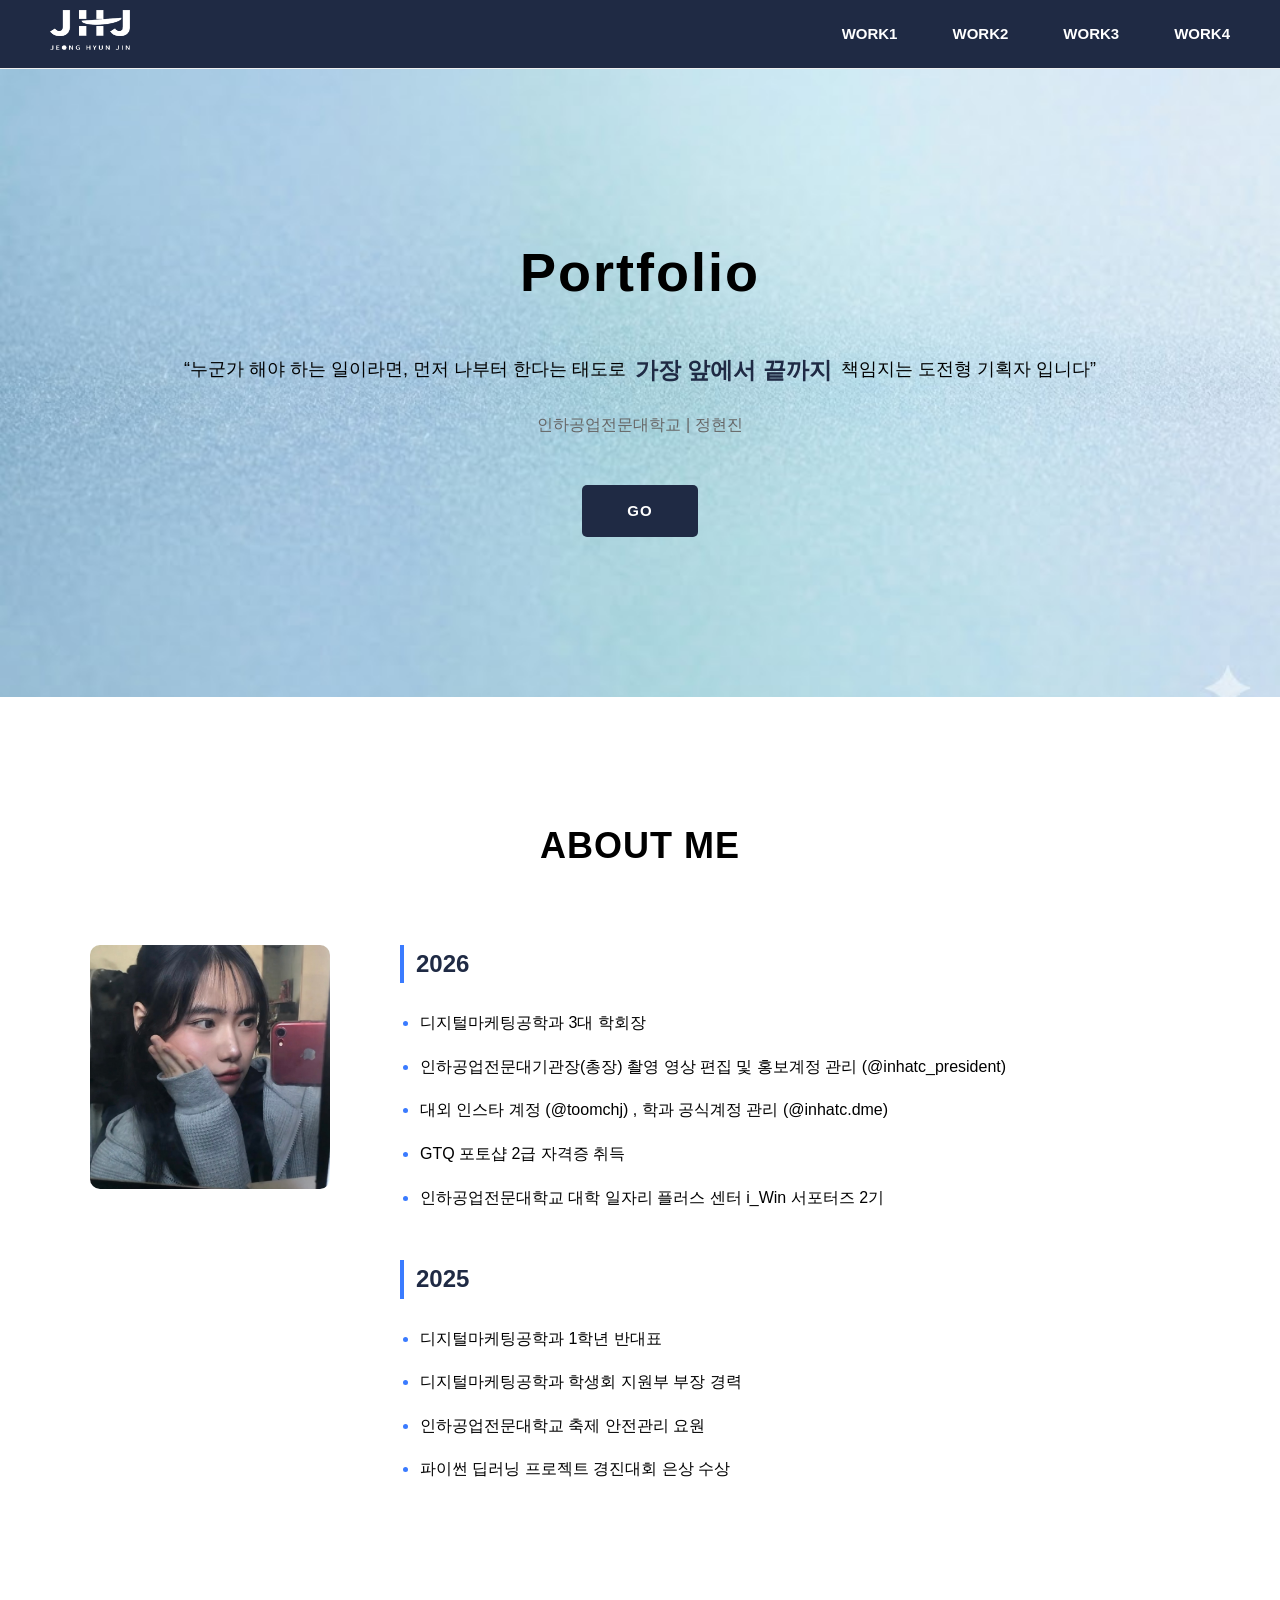
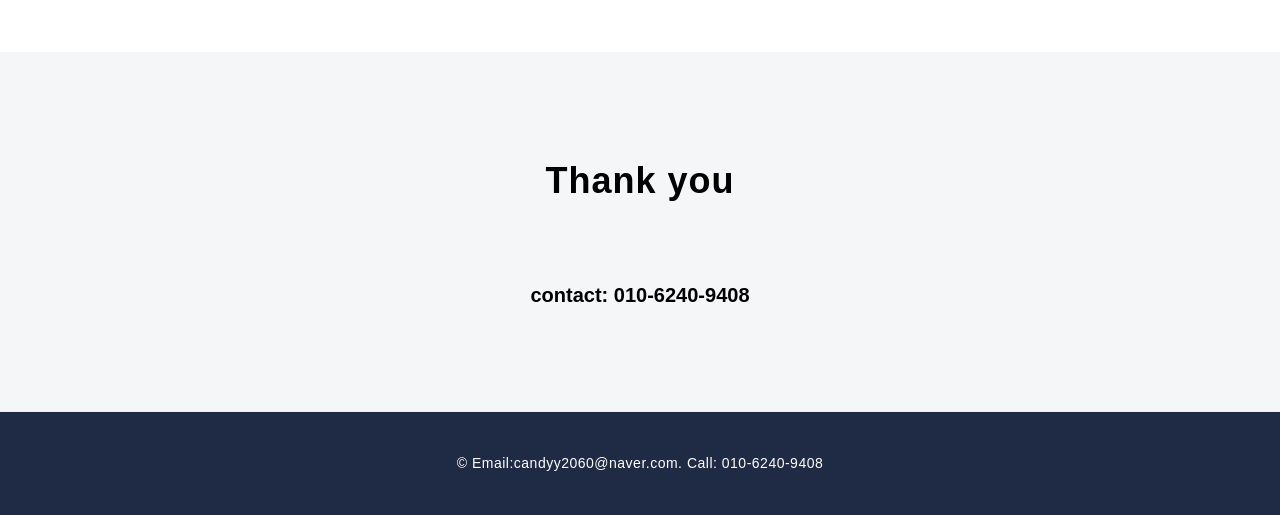
<file: index.html>
<!DOCTYPE html>
<html lang="ko">
<head>
    <meta charset="UTF-8">
    <meta name="viewport" content="width=device-width, initial-scale=1.0">
    <title>HYUNJIN WORKS</title>
    <link href="css/style.css" rel="stylesheet">
</head>
<body>

    <header>
        <div class="logo"><img src="img/logo.png" alt="로고"></div>
        <nav>
            <div class="nav-item">
                <a href="./work/WORK1.html">WORK1</a>
                <div class="dropdown-menu">
                    <a href="work1.html">학회장 성과물</a>
                </div>
            </div>

            <div class="nav-item">
                <a href="./work/work2.html">WORK2</a>
                <div class="dropdown-menu">
                    <a href="work2.html">uxui 성과전시회 </a>
                </div>
            </div>

            <div class="nav-item">
                <a href="./work/work3.html">WORK3</a>
                <div class="dropdown-menu">
                    <a href="./work/work3.html">상세페이지 디자인</a>
                </div>
            </div>

            <div class="nav-item">
                <a href="./work/work4.html">WORK4</a>
                <div class="dropdown-menu">
                    <a href="./work/work4.html">서포터즈 활동</a>
                </div>
            </div>
        </nav>
    </header>

    <section class="hero">
        <div class="hero-content">
            <h1>Portfolio</h1>
            <p class="hero-desc">“누군가 해야 하는 일이라면, 먼저 나부터 한다는 태도로 <strong class="highlight-text">가장 앞에서 끝까지</strong> 책임지는 도전형 기획자 입니다”</p>
            <p class="hero-sub">인하공업전문대학교 | 정현진</p>
            <a href="./work/work1.html" class="btn-more">GO</a>
        </div>
    </section>

    <section id="about" class="section">
        <h2 class="section-title">ABOUT ME</h2>
        <div class="about-container">
            <div class="about-image">
                <img src="img/about.jpg" alt="정현진 프로필 사진">
            </div>
            
            <div class="about-text">
                <h3>2026</h3>
                <ul class="experience-list">
                    <li>디지털마케팅공학과 3대 학회장</li>
                    <li>인하공업전문대기관장(총장) 촬영 영상 편집 및 홍보계정 관리 (@inhatc_president)</li>
                    <li>대외 인스타 계정 (@toomchj) , 학과 공식계정 관리 (@inhatc.dme)</li>
                    <li>GTQ 포토샵 2급 자격증 취득</li>
                    <li>인하공업전문대학교 대학 일자리 플러스 센터 i_Win 서포터즈 2기</li>
                </ul>
                
                <h3>2025</h3>
                <ul class="experience-list">
                    <li>디지털마케팅공학과 1학년 반대표 </li>
                    <li>디지털마케팅공학과 학생회 지원부 부장 경력</li>
                    <li>인하공업전문대학교 축제 안전관리 요원</li>
                    <li>파이썬 딥러닝 프로젝트 경진대회 은상 수상</li>
                </ul>
            </div>
        </div>
    </section>

    <section id="contact" class="section">
        <h2 class="section-title">Thank you</h2>
        <div class="contact-content">
            <p>contact: 010-6240-9408</p>
        </div>
    </section>

    
    <footer>
        &copy; Email:candyy2060@naver.com. Call: 010-6240-9408
    </footer>
    
</body>
</html>
</file>
<file: css/style.css>
/* ==========================================
   1. 전체 기본 세팅 및 넓은 간격 (배경/글씨 색상)
   ========================================== */
body {
    margin: 0;
    padding: 0;
    font-family: 'Apple SD Gothic Neo', 'Malgun Gothic', sans-serif;
    color: #000000;       /* 전체 기본 글씨 검은색 */
    background-color: #ffffff;
}

/* 상단 네이비 헤더 영역 - 칸을 넓게 배치 */
header {
    display: flex;
    justify-content: space-between;
    align-items: center;
    padding: 10px 50px;   /* 상하좌우 여백을 넓혀 시원하게 정돈 */
    background-color: #1F2A44; /* 메인 컬러 네이비 */
}

.logo {
    width: 100px;
}
.logo img {
    width: 80px;
    height: auto; /* 이미지 비율 깨짐 방지 */
}

nav {
    display: flex;
    gap: 35px; 
    align-items: center;
}

/* ★ 수정: WORK 메뉴(1,2,3,4)를 포함한 모든 헤더 링크 글자색을 하얀색으로 통일 */
header nav a,
nav a {
    text-decoration: none;
    color: #ffffff !important; /* 하얀색 강제 적용 */
    font-weight: bold;
    font-size: 15px;
    transition: color 0.2s ease-in-out;
}

/* ★ 추가: 활성화된 메뉴나 마우스 올렸을 때 포인트 블루 컬러 효과 */
header nav a:hover,
header nav a.active,
nav a:hover {
    color: #3A7BFF !important;
}

/* HOME (HERO) 영역 - 업로드한 이미지를 배경으로 꽉 차게 배치 */
.hero {
    text-align: center;
    padding: 160px 20px;  /* 위아래 간격을 넓혀 개방감을 줌 */
    background-image: url("../img/heroooo.jpg"); 
    background-size: cover;       /* 이미지가 왜곡 없이 영역을 가득 채움 */
    background-position: center;   /* 이미지의 중심을 가운데로 정렬 */
    background-repeat: no-repeat;  /* 이미지 반복 방지 */
}

.hero h1 {
    font-size: 54px; 
    margin-bottom: 35px;
    color: #000000;       /* 글씨 검은색 */
}

.hero p {
    color: #000000;       /* 글씨 검은색 */
    font-size: 18px; 
    line-height: 1.8;
}

.hero .hero-sub {
    margin-top: 20px;
    font-size: 16px;
    color: #666666;
}

/* '가장 앞에서 끝까지' 주변 글씨보다 더 크고 굵게, 맨 위 헤더색(#1F2A44)과 동일하게 설정 */
.highlight-text {
    font-weight: 800 !important; /* 아주 두껍게 처리 */
    font-size: 23px !important;  /* 주변 글씨(18px)보다 더 크게 확대 */
    color: #1F2A44 !important;   /* 맨 위 헤더 영역 배경색과 일치 */
    display: inline-block;
    margin: 0 4px;
    vertical-align: middle;
}

/* GO 버튼 마우스 올리기 전/후 색상 전면 반전 */
.btn-more {
    display: inline-block;
    margin-top: 45px;
    padding: 14px 45px; 
    background-color: #1F2A44;  /* 누르기 전 (평상시): 메인 네이비 컬러 */
    color: #ffffff;
    border-radius: 5px;
    text-decoration: none;
    font-weight: bold;
    font-size: 15px;
    letter-spacing: 1px;
    transition: all 0.25s ease-in-out;
}

/* 마우스를 올렸을 때 (Hover) */
.btn-more:hover {
    background-color: #3A7BFF;  /* 누르기 전/올린 후: 포인트 블루 컬러 */
}


/* ==========================================
   2. ABOUT ME 섹션 넓은 여백 및 점(•) 컬러 커스텀
   ========================================== */
.section {
    padding: 120px 40px;        /* 칸마다 위아래 120px로 넓고 쾌적하게 설정 */
}

.section-title {
    font-size: 36px;
    text-align: center;
    margin-bottom: 70px; 
    color: #000000;             /* 글씨 검은색 */
    letter-spacing: 1px;
}

.about-container {
    display: flex;
    justify-content: center;
    gap: 70px;                  /* 사진과 글 영역 사이를 넓게 정돈 */
    max-width: 1100px;
    margin: 0 auto;
}

.about-image img {
    width: 240px;
    height: auto;
    border-radius: 10px;
}

.about-text {
    flex: 1;
}

.about-text h3 {
    margin-top: 0;
    margin-bottom: 25px;
    font-size: 24px;
    color: #1F2A44;                 /* 메인 네이비 */
    border-left: 4px solid #3A7BFF; /* 왼쪽에 예쁜 파란색 포인트 세로줄 */
    padding-left: 12px;
}

/* 목록 스타일 정의 */
.experience-list {
    list-style: disc; /* 브라우저 기본 원형 점 표기 */
    padding-left: 20px; 
    margin-bottom: 50px; 
}

.experience-list li {
    margin-bottom: 16px;        /* 줄글 사이를 넓게 넓게 벌려서 가독성 확보 */
    color: #000000;             /* 글씨 검은색 */
    font-size: 16px;
    line-height: 1.6;
}

/* ABOUT ME 목록의 점(•)만 쏙 골라 포인트 컬러(#3A7BFF)로 변경 */
.experience-list li::marker {
    color: #3A7BFF;             /* 포인트 블루 컬러 적용 */
    font-size: 18px;            /* 점이 잘 보이도록 크기 보정 */
}


/* ==========================================
   3. CONTACT & FOOTER 영역 간격 조정
   ========================================== */
#contact {
    text-align: center;
    padding: 100px 20px;        /* 칸을 시원하게 확장 */
    background-color: #F5F6F8;  /* 배경 라이트 그레이 */
}

.contact-content p {
    color: #000000;             /* 글씨 검은색 */
    font-size: 20px;
    font-weight: bold;
    margin: 0;
}

footer {
    text-align: center;
    padding: 40px 20px;         /* 하단 푸터 영역 여백 확장 */
    background-color: #1F2A44;  /* 메인 네이비 */
    color: #ffffff;
    font-size: 14px;
    letter-spacing: 0.5px;
}


/* ==========================================
   4. 상단 WORK 메뉴 아래 드롭다운 간략 제목 기능
   ========================================== */
.nav-item {
    position: relative;
    display: inline-block;
    padding: 10px 0;
}

/* 마우스를 올렸을 때 슥 떨어질 서브메뉴 박스 */
.dropdown-menu {
    display: none;
    position: absolute;
    top: 100%;
    left: 50%;
    transform: translateX(-50%);
    background-color: #ffffff; /* 글자가 잘 보이도록 상자 내부는 흰색 유지 */
    min-width: 250px;
    box-shadow: 0px 8px 20px rgba(0,0,0,0.12);
    border: 1px solid #e2e2e2;
    border-radius: 8px;
    padding: 10px 0;
    margin-top: 15px;
    z-index: 999;
}

.dropdown-menu a {
    color: #000000 !important;  /* 드롭다운 내부 글씨는 검은색 유지 */
    padding: 12px 20px;         /* 간략 제목 메뉴 내부도 넓게 설정 */
    font-size: 14px;
    font-weight: 500;
    display: block;
    text-align: left;
    white-space: nowrap;
    text-decoration: none;
}

/* 드롭다운 하위 메뉴 마우스오버 효과 */
.dropdown-menu a:hover {
    background-color: #F5F6F8;  /* 배경 라이트 그레이로 변경 */
    color: #3A7BFF !important;  /* 글자는 포인트 블루로 변경 */
}

/* 마우스를 WORK 메뉴 위에 올리면 서브메뉴 상자 노출 */
.nav-item:hover .dropdown-menu {
    display: block;
}


/* ==========================================================================
   5. 본문 섹션 및 기존 구조 아이템 레이아웃 (work1 페이지 대응)
   ========================================================================== */
.work-container {
    max-width: 1000px;
    margin: 0 auto;
    text-align: left;
}

.work-item {
    display: flex;
    margin-bottom: 80px;
    gap: 40px;
    align-items: center;
}

.work-image {
    flex: 1;
}

.work-image img {
    width: 100%;
    height: auto;
    display: block;
    border-radius: 4px;
}

.work-text {
    flex: 1;
}

.work-text h3 {
    font-size: 24px;
    margin-bottom: 6px;
    color: #111;
}

.work-text .sub-title {
    font-size: 15px;
    font-weight: 600;
    color: #555;
    margin-bottom: 14px;
}

.work-text .description {
    font-size: 15px;
    color: #666;
    line-height: 1.6;
    margin-bottom: 20px;
}

.btn-link {
    display: inline-block;
    font-size: 14px;
    font-weight: bold;
    color: #222;
    text-decoration: none;
    border-bottom: 1px solid #222;
    padding-bottom: 2px;
}

.btn-link:hover {
    color: #666;
    border-color: #666;
}

/* ==========================================================================
   6. 신규 추가: 주요 활동 하이라이트 및 포스터 그리드 디자인
   ========================================================================== */
.highlight-section {
    display: block; 
}

.full-width {
    text-align: center;
    margin-bottom: 35px;
}

.full-width .description {
    max-width: 800px;
    margin: 0 auto 20px auto;
}

/* 3열 정렬 포스터 구조 */
.poster-grid {
    display: grid;
    grid-template-columns: repeat(3, 1fr);
    gap: 25px;
    margin-bottom: 40px;
}

.poster-item {
    text-align: center;
}

/* 포스터 호버 및 마스크 효과 */
.poster-item .img-wrapper {
    overflow: hidden;
    border-radius: 6px;
    box-shadow: 0 4px 12px rgba(0,0,0,0.08);
    margin-bottom: 12px;
    background-color: #fcfcfc;
}

.poster-item .img-wrapper img {
    width: 100%;
    height: auto;
    display: block;
    cursor: pointer;
    transition: transform 0.3s ease;
}

.poster-item .img-wrapper img:hover {
    transform: scale(1.04);
}

/* 포스터 하단 제목 스타일 */
.poster-item h4 {
    font-size: 15px;
    font-weight: bold;
    color: #333;
    margin: 0;
    letter-spacing: -0.3px;
}

.text-center {
    text-align: center;
}


/* ==========================================================================
   7. 신규 추가: 이미지 확대 클릭 모달 팝업 레이아웃
   ========================================================================== */
.modal {
    display: none;
    position: fixed;
    z-index: 1000;
    left: 0;
    top: 0;
    width: 100%;
    height: 100%;
    background-color: rgba(0, 0, 0, 0.85);
    align-items: center;    /* 수직 중앙 정렬 */
    justify-content: center;/* 수평 중앙 정렬 */
    flex-direction: column;
    animation: fadeIn 0.25s ease;
}

@keyframes fadeIn {
    from { opacity: 0; }
    to { opacity: 1; }
}

.modal-content {
    max-width: 85%;
    max-height: 80%;
    object-fit: contain;
    border-radius: 4px;
    animation: zoomIn 0.25s ease;
}

@keyframes zoomIn {
    from { transform: scale(0.95); }
    to { transform: scale(1); }
}

#modalCaption {
    margin-top: 15px;
    color: #fff;
    font-size: 16px;
    font-weight: bold;
    letter-spacing: 0.5px;
}

.modal-close {
    position: absolute;
    top: 20px;
    right: 35px;
    color: #fff;
    font-size: 40px;
    font-weight: bold;
    cursor: pointer;
    transition: color 0.2s;
}

.modal-close:hover {
    color: #bbb;
}

/* ==========================================================================
   8. 반응형 브레이크포인트 모바일 최적화
   ========================================================================== */
@media (max-width: 768px) {
    .work-item {
        flex-direction: column;
        gap: 20px;
    }
    .poster-grid {
        grid-template-columns: 1fr;
        gap: 35px;
    }
    .modal-content {
        max-width: 95%;
    }
}



/* ==========================================
   신규 추가: 하단 메인으로 돌아가기 중앙 정렬
   ========================================== */
.bottom-actions {
    display: flex;
    justify-content: center;  /* 가로 방향 정렬을 중앙으로 */
    align-items: center;
    padding: 60px 20px 20px 20px; /* 버튼 주변 여백 (위 60px로 여유를 둠) */
    text-align: center;
}

/* 기존 btn-more 스타일이 아래 중앙에서도 자연스럽게 매칭되도록 마진 정돈 */
.bottom-actions .btn-more {
    margin-top: 0 !important; /* 위 레이아웃과의 간격 중복 방지 */
}

/* --- 기본 공통 스타일 --- */
* {
    margin: 0;
    padding: 0;
    box-sizing: border-box;
}
body {
    font-family: 'Noto Sans KR', sans-serif;
    color: #333;
    background-color: #fff;
    line-height: 1.6;
}
a {
    text-decoration: none;
    color: inherit;
}

/* --- 기존 헤더 & 히어로 영역 스타일 --- */
header {
    display: flex;
    justify-content: space-between;
    align-items: center;
    padding: 20px 40px;
    border-bottom: 1px solid #eee;
}
header .logo img {
    height: 40px;
}
header nav a {
    margin-left: 20px;
    font-weight: 500;
}
header nav a.active {
    color: #ff6b6b;
    font-weight: bold;
}
.hero {
    text-align: center;
    padding: 80px 20px;
    background-color: #f9f9f9;
}
.hero h1 {
    font-size: 14px;
    color: #888;
    letter-spacing: 2px;
}
.hero h2 {
    font-size: 32px;
    margin-top: 10px;
    font-weight: 700;
}

/* --- 상세페이지 포트폴리오 레이아웃 영역 --- */
.portfolio-container {
    max-width: 1200px;
    margin: 60px auto;
    padding: 0 20px;
}

/* 프로젝트 섹션 좌우 배치 */
.project-section {
    display: flex;
    gap: 60px;
    margin-bottom: 120px;
    align-items: flex-start;
}

/* [수정] 왼쪽: 이미지 영역 폭 조절 및 중앙 정렬 */
.project-images {
    flex: 1.2;
    display: flex;
    justify-content: center; /* 내부 스크롤 박스를 중앙에 배치 */
}

/* [신규] 이미지들을 여백 없이 세로로 통으로 묶어주는 박스 */
.image-scroll-box {
    width: 100%;
    max-width: 550px; /* ★ 사진이 너무 커지지 않도록 최대 가로폭 제한 (원하는 크기로 조절 가능) */
    border-radius: 12px;
    overflow: hidden; /* 테두리 라운드에 맞춰 이미지 잘라내기 */
    box-shadow: 0 10px 30px rgba(0,0,0,0.08); /* 고급스러운 부드러운 그림자 */
    background: #fff;
}

/* [수정] 세로로 빈틈없이 연결되도록 설정 */
.image-scroll-box img {
    width: 100%;
    height: auto;
    display: block; /* 이미지 하단의 미세한 기본 여백 공백 제거 */
    margin: 0;
    padding: 0;
}

/* 오른쪽: 스크롤 시 화면에 고정되는 설명 영역 */
.project-info {
    flex: 0.8;
}
.info-sticky {
    position: -webkit-sticky;
    position: sticky;
    top: 120px; /* 스크롤 시 고정될 상단 위치 */
    padding: 10px 0;
}

/* 설명문 내부 스타일 */
.project-number {
    font-size: 18px;
    font-weight: bold;
    color: #3A7BFF;
    display: block;
    margin-bottom: 12px;
}
.project-title {
    font-size: 28px;
    font-weight: 700;
    margin-bottom: 24px;
    word-break: keep-all;
    letter-spacing: -0.5px;
}
.project-desc {
    font-size: 15px;
    color: #555;
    margin-bottom: 35px;
    text-align: justify;
    line-height: 1.7;
}
.project-meta {
    list-style: none;
    border-top: 1px solid #eee;
    padding-top: 24px;
}
.project-meta li {
    font-size: 14px;
    color: #666;
    margin-bottom: 12px;
}
.project-meta li strong {
    color: #111;
    display: inline-block;
    width: 100px;
}

/* 섹션 구분선 */
.section-divider {
    border: 0;
    height: 1px;
    background: #eee;
    margin: 100px 0;
}

/* 푸터 스타일 */
footer {
    text-align: center;
    padding: 40px 0;
    font-size: 13px;
    color: #999;
    border-top: 1px solid #eee;
}

/* 반응형 레이아웃 (태블릿 및 모바일) */
@media (max-width: 900px) {
    .project-section {
        flex-direction: column-reverse; /* 모바일에서는 이미지가 아래, 설명이 위로 */
        gap: 40px;
    }
    .image-scroll-box {
        max-width: 100%; /* 모바일에서는 화면에 꽉 차게 설정 */
    }
    .info-sticky {
        position: static; /* 고정 해제 */
        padding: 0;
    }
    .project-title {
        font-size: 24px;
    }
}

/* --- 상세페이지 포트폴리오 레이아웃 영역 --- */
.portfolio-container {
    max-width: 1100px; /* 전체 컨테이너 폭을 살짝 줄여 안정감 부여 */
    margin: 60px auto;
    padding: 0 20px;
}

/* 프로젝트 섹션 좌우 배치 */
.project-section {
    display: flex;
    gap: 80px; /* 이미지와 설명 사이의 간격을 넓혀 답답함 해소 */
    margin-bottom: 120px;
    align-items: flex-start;
}

/* 왼쪽: 이미지 영역 */
.project-images {
    flex: 1; /* 설명 영역과 1:1 비율에 가깝게 조절 */
    display: flex;
    justify-content: center;
}

/* [핵심 수정] 이미지 유닛 박스 
   폭을 스마트폰 사이즈(380px) 정도로 줄이고, 
   자체 스크롤을 주어 화면을 크게 차지하지 않도록 제어합니다.
*/
.image-scroll-box {
    width: 100%;
    max-width: 380px;      /* ★ 가로폭을 더 슬림하게 줄였습니다 (원하면 350px 등으로 더 축소 가능) */
    height: 650px;         /* ★ 뷰어의 세로 높이를 제한하여 한눈에 들어오게 설정 */
    border-radius: 16px;
    overflow-y: auto;      /* ★ 이미지가 넘치면 이 박스 안에서만 세로 스크롤이 생김 */
    overflow-x: hidden;
    box-shadow: 0 15px 40px rgba(0,0,0,0.08);
    background: #fcfcfc;
    border: 1px solid #eaeaea;
    
    /* 스크롤바 스타일 커스텀 (선택 사항: 더 깔끔하게 보이기 위함) */
    scrollbar-width: thin; 
}

/* 스크롤바 크롬/사파리 최적화 */
.image-scroll-box::-webkit-scrollbar {
    width: 5px;
}
.image-scroll-box::-webkit-scrollbar-thumb {
    background: #ddd;
    border-radius: 10px;
}

/* 세로로 빈틈없이 연결 */
.image-scroll-box img {
    width: 100%;
    height: auto;
    display: block;
    margin: 0;
    padding: 0;
}

/* 오른쪽: 스크롤 시 화면에 고정되는 설명 영역 */
.project-info {
    flex: 1;
}

.info-sticky{
     position: -webkit-sticky;
     position: sticky;
     top: 150px; 
}

/* ==========================================
   1. 전체 기본 세팅 및 넓은 간격 (배경/글씨 색상)
   ========================================== */
* {
    margin: 0;
    padding: 0;
    box-sizing: border-box;
}

body {
    margin: 0;
    padding: 0;
    font-family: 'Apple SD Gothic Neo', 'Malgun Gothic', 'Noto Sans KR', sans-serif;
    color: #000000;       /* 전체 기본 글씨 검은색 */
    background-color: #ffffff;
    line-height: 1.6;
}

a {
    text-decoration: none;
    color: inherit;
}

/* 상단 네이비 헤더 영역 - 칸을 넓게 배치 */
header {
    display: flex;
    justify-content: space-between;
    align-items: center;
    padding: 10px 50px;   /* 상하좌우 여백을 넓혀 시원하게 정돈 */
    background-color: #1F2A44; /* 메인 컬러 네이비 */
    border-bottom: 1px solid #eee;
}

.logo {
    width: 100px;
}
.logo img {
    width: 80px;
    height: auto; /* 이미지 비율 깨짐 방지 */
}

nav {
    display: flex;
    gap: 35px; 
    align-items: center;
}

/* ★ 수정: WORK 메뉴(1,2,3,4)를 포함한 모든 헤더 링크 글자색을 하얀색으로 통일 */
header nav a,
nav a {
    text-decoration: none;
    color: #ffffff !important; /* 하얀색 강제 적용 */
    font-weight: bold;
    font-size: 15px;
    transition: color 0.2s ease-in-out;
}

/* ★ 추가: 활성화된 메뉴나 마우스 올렸을 때 포인트 블루 컬러 효과 */
header nav a:hover,
header nav a.active,
nav a:hover {
    color: #3A7BFF !important;
}

/* HOME (HERO) 영역 - 업로드한 이미지를 배경으로 꽉 차게 배치 */
.hero {
    text-align: center;
    padding: 160px 20px;  /* 위아래 간격을 넓혀 개방감을 줌 */
    background-color: #f9f9f9;
    /* 배경 이미지가 필요할 경우 아래 주석을 풀고 사용하세요 */
    /* background-image: url(../pppppppp/img/heroooo.jpg); */
    /* background-size: cover; */
    /* background-position: center; */
    /* background-repeat: no-repeat; */
}

.hero h1 {
    font-size: 54px; 
    margin-bottom: 35px;
    color: #000000;       /* 글씨 검은색 */
}

.hero h2 {
    font-size: 32px;
    margin-top: 10px;
    font-weight: 700;
}

.hero p {
    color: #000000;       /* 글씨 검은색 */
    font-size: 18px; 
    line-height: 1.8;
}

.hero .hero-sub {
    margin-top: 20px;
    font-size: 16px;
    color: #666666;
}

/* '가장 앞에서 끝까지' 주변 글씨보다 더 크고 굵게, 맨 위 헤더색(#1F2A44)과 동일하게 설정 */
.highlight-text {
    font-weight: 800 !important; /* 아주 두껍게 처리 */
    font-size: 23px !important;  /* 주변 글씨(18px)보다 더 크게 확대 */
    color: #1F2A44 !important;   /* 맨 위 헤더 영역 배경색과 일치 */
    display: inline-block;
    margin: 0 4px;
    vertical-align: middle;
}

/* GO 버튼 마우스 올리기 전/후 색상 전면 반전 */
.btn-more {
    display: inline-block;
    margin-top: 45px;
    padding: 14px 45px; 
    background-color: #1F2A44;  /* 누르기 전 (평상시): 메인 네이비 컬러 */
    color: #ffffff;
    border-radius: 5px;
    text-decoration: none;
    font-weight: bold;
    font-size: 15px;
    letter-spacing: 1px;
    transition: all 0.25s ease-in-out;
}

/* 마우스를 올렸을 때 (Hover) */
.btn-more:hover {
    background-color: #3A7BFF;  /* 누르기 전/올린 후: 포인트 블루 컬러 */
}


/* ==========================================
   2. ABOUT ME 섹션 넓은 여백 및 점(•) 컬러 커스텀
   ========================================== */
.section {
    padding: 120px 40px;        /* 칸마다 위아래 120px로 넓고 쾌적하게 설정 */
}

.section-title {
    font-size: 36px;
    text-align: center;
    margin-bottom: 70px; 
    color: #000000;             /* 글씨 검은색 */
    letter-spacing: 1px;
}

.about-container {
    display: flex;
    justify-content: center;
    gap: 70px;                  /* 사진과 글 영역 사이를 넓게 정돈 */
    max-width: 1100px;
    margin: 0 auto;
}

.about-image img {
    width: 240px;
    height: auto;
    border-radius: 10px;
}

.about-text {
    flex: 1;
}

.about-text h3 {
    margin-top: 0;
    margin-bottom: 25px;
    font-size: 24px;
    color: #1F2A44;                 /* 메인 네이비 */
    border-left: 4px solid #3A7BFF; /* 왼쪽에 예쁜 파란색 포인트 세로줄 */
    padding-left: 12px;
}

/* 목록 스타일 정의 */
.experience-list {
    list-style: disc; /* 브라우저 기본 원형 점 표기 */
    padding-left: 20px; 
    margin-bottom: 50px; 
}

.experience-list li {
    margin-bottom: 16px;        /* 줄글 사이를 넓게 넓게 벌려서 가독성 확보 */
    color: #000000;             /* 글씨 검은색 */
    font-size: 16px;
    line-height: 1.6;
}

/* ABOUT ME 목록의 점(•)만 쏙 골라 포인트 컬러(#3A7BFF)로 변경 */
.experience-list li::marker {
    color: #3A7BFF;             /* 포인트 블루 컬러 적용 */
    font-size: 18px;            /* 점이 잘 보이도록 크기 보정 */
}


/* ==========================================
   3. CONTACT & FOOTER 영역 간격 조정
   ========================================== */
#contact {
    text-align: center;
    padding: 100px 20px;        /* 칸을 시원하게 확장 */
    background-color: #F5F6F8;  /* 배경 라이트 그레이 */
}

.contact-content p {
    color: #000000;             /* 글씨 검은색 */
    font-size: 20px;
    font-weight: bold;
    margin: 0;
}

footer {
    text-align: center;
    padding: 40px 20px;         /* 하단 푸터 영역 여백 확장 */
    background-color: #1F2A44;  /* 메인 네이비 */
    color: #ffffff;
    font-size: 14px;
    letter-spacing: 0.5px;
}


/* ==========================================
   4. 상단 WORK 메뉴 아래 드롭다운 간략 제목 기능
   ========================================== */
.nav-item {
    position: relative;
    display: inline-block;
    padding: 10px 0;
}

/* 마우스를 올렸을 때 슥 떨어질 서브메뉴 박스 */
.dropdown-menu {
    display: none;
    position: absolute;
    top: 100%;
    left: 50%;
    transform: translateX(-50%);
    background-color: #ffffff; /* 글자가 잘 보이도록 상자 내부는 흰색 유지 */
    min-width: 250px;
    box-shadow: 0px 8px 20px rgba(0,0,0,0.12);
    border: 1px solid #e2e2e2;
    border-radius: 8px;
    padding: 10px 0;
    margin-top: 15px;
    z-index: 999;
}

.dropdown-menu a {
    color: #000000 !important;  /* 드롭다운 내부 글씨는 검은색 유지 */
    padding: 12px 20px;         /* 간략 제목 메뉴 내부도 넓게 설정 */
    font-size: 14px;
    font-weight: 500;
    display: block;
    text-align: left;
    white-space: nowrap;
    text-decoration: none;
}

/* 드롭다운 하위 메뉴 마우스오버 효과 */
.dropdown-menu a:hover {
    background-color: #F5F6F8;  /* 배경 라이트 그레이로 변경 */
    color: #3A7BFF !important;  /* 글자는 포인트 블루로 변경 */
}

/* 마우스를 WORK 메뉴 위에 올리면 서브메뉴 상자 노출 */
.nav-item:hover .dropdown-menu {
    display: block;
}


/* ==========================================================================
   5. 본문 섹션 및 기존 구조 아이템 레이아웃 (work1 페이지 대응)
   ========================================================================== */
.work-container {
    max-width: 1000px;
    margin: 0 auto;
    text-align: left;
}

.work-item {
    display: flex;
    margin-bottom: 80px;
    gap: 40px;
    align-items: center;
}

.work-image {
    flex: 1;
}

.work-image img {
    width: 100%;
    height: auto;
    display: block;
    border-radius: 4px;
}

.work-text {
    flex: 1;
}

.work-text h3 {
    font-size: 24px;
    margin-bottom: 6px;
    color: #111;
}

.work-text .sub-title {
    font-size: 15px;
    font-weight: 600;
    color: #555;
    margin-bottom: 14px;
}

.work-text .description {
    font-size: 15px;
    color: #666;
    line-height: 1.6;
    margin-bottom: 20px;
}

.btn-link {
    display: inline-block;
    font-size: 14px;
    font-weight: bold;
    color: #222;
    text-decoration: none;
    border-bottom: 1px solid #222;
    padding-bottom: 2px;
}

.btn-link:hover {
    color: #666;
    border-color: #666;
}

/* ==========================================================================
   6. 신규 추가: 주요 활동 하이라이트 및 포스터 그리드 디자인
   ========================================================================== */
.highlight-section {
    display: block; 
}

.full-width {
    text-align: center;
    margin-bottom: 35px;
}

.full-width .description {
    max-width: 800px;
    margin: 0 auto 20px auto;
}

/* 3열 정렬 포스터 구조 */
.poster-grid {
    display: grid;
    grid-template-columns: repeat(3, 1fr);
    gap: 25px;
    margin-bottom: 40px;
}

.poster-item {
    text-align: center;
}

/* 포스터 호버 및 마스크 효과 */
.poster-item .img-wrapper {
    overflow: hidden;
    border-radius: 6px;
    box-shadow: 0 4px 12px rgba(0,0,0,0.08);
    margin-bottom: 12px;
    background-color: #fcfcfc;
}

.poster-item .img-wrapper img {
    width: 100%;
    height: auto;
    display: block;
    cursor: pointer;
    transition: transform 0.3s ease;
}

.poster-item .img-wrapper img:hover {
    transform: scale(1.04);
}

/* 포스터 하단 제목 스타일 */
.poster-item h4 {
    font-size: 15px;
    font-weight: bold;
    color: #333;
    margin: 0;
    letter-spacing: -0.3px;
}

.text-center {
    text-align: center;
}


/* ==========================================================================
   7. 신규 추가: 이미지 확대 클릭 모달 팝업 레이아웃
   ========================================================================== */
.modal {
    display: none;
    position: fixed;
    z-index: 1000;
    left: 0;
    top: 0;
    width: 100%;
    height: 100%;
    background-color: rgba(0, 0, 0, 0.85);
    align-items: center;    /* 수직 중앙 정렬 */
    justify-content: center;/* 수평 중앙 정렬 */
    flex-direction: column;
    animation: fadeIn 0.25s ease;
}

@keyframes fadeIn {
    from { opacity: 0; }
    to { opacity: 1; }
}

.modal-content {
    max-width: 85%;
    max-height: 80%;
    object-fit: contain;
    border-radius: 4px;
    animation: zoomIn 0.25s ease;
}

@keyframes zoomIn {
    from { transform: scale(0.95); }
    to { transform: scale(1); }
}

#modalCaption {
    margin-top: 15px;
    color: #fff;
    font-size: 16px;
    font-weight: bold;
    letter-spacing: 0.5px;
}

.modal-close {
    position: absolute;
    top: 20px;
    right: 35px;
    color: #fff;
    font-size: 40px;
    font-weight: bold;
    cursor: pointer;
    transition: color 0.2s;
}

.modal-close:hover {
    color: #bbb;
}


/* ==========================================
   신규 추가: 하단 메인으로 돌아가기 중앙 정렬
   ========================================== */
.bottom-actions {
    display: flex;
    justify-content: center;  /* 가로 방향 정렬을 중앙으로 */
    align-items: center;
    padding: 60px 20px 20px 20px; /* 버튼 주변 여백 (위 60px로 여유를 둠) */
    text-align: center;
}

.bottom-actions .btn-more {
    margin-top: 0 !important; /* 위 레이아웃과의 간격 중복 방지 */
}


/* ==========================================================================
   8. 상세페이지 전용 포트폴리오 메인 레이아웃 및 스티키 섹션
   ========================================================================== */
.portfolio-container {
    max-width: 1100px; /* 전체 컨테이너 폭을 살짝 줄여 안정감 부여 */
    margin: 60px auto;
    padding: 0 20px;
}

/* 프로젝트 섹션 좌우 배치 */
.project-section {
    display: flex;
    gap: 60px; /* 이미지와 설명 사이의 쾌적한 간격 확보 */
    margin-bottom: 120px;
    align-items: flex-start;
}

/* 왼쪽 이미지 컨테이너 기본형 */
.project-images {
    flex: 1.1; 
    display: flex;
    justify-content: center;
}

/* 오른쪽 설명문 컨테이너 기본형 */
.project-info {
    flex: 0.9;
}

/* 스크롤 시 화면 상단에 고정되는 스티키 내부 박스 */
.info-sticky {
     position: -webkit-sticky;
     position: sticky;
     top: 150px; 
}

/* 설명문 텍스트 디테일 스타일 */
.project-number {
    font-size: 18px;
    font-weight: bold;
    color: #3A7BFF; /* 포인트 블루 컬러 매칭 */
    display: block;
    margin-bottom: 12px;
}

.project-title {
    font-size: 28px;
    font-weight: 700;
    margin-bottom: 24px;
    word-break: keep-all;
    letter-spacing: -0.5px;
}

.project-desc {
    font-size: 15px;
    color: #555;
    margin-bottom: 35px;
    text-align: justify;
    line-height: 1.7;
}

.project-meta {
    list-style: none;
    border-top: 1px solid #eee;
    padding-top: 24px;
}

.project-meta li {
    font-size: 14px;
    color: #666;
    margin-bottom: 12px;
}

.project-meta li strong {
    color: #111;
    display: inline-block;
    width: 100px;
}

/* 섹션 구분선 */
.section-divider {
    border: 0;
    height: 1px;
    background: #eee;
    margin: 100px 0;
}


/* ==========================================================================
   ★ 신규 추가 및 대체: 이미지 콜라주(Collage) 레이아웃 시스템 (3열 비대칭 구조)
   ========================================================================== */
.project-collage {
    display: block;
    width: 100%;
    max-width: 580px; /* 콜라주 형태의 시원한 개방감을 위한 규격 조절 */
}

/* Float 정렬 해제를 위한 가상 요소 설정 */
.project-collage::after {
    content: "";
    display: table;
    clear: both;
}

.collage-item {
    float: left;
    padding: 6px; /* 사진들 조각 사이의 감각적인 빈틈 여백 */
    box-sizing: border-box;
}

.collage-item img {
    width: 100%;
    height: auto;
    display: block;
    border-radius: 8px; /* 기존 테두리 곡률 테마 유지 */
    box-shadow: 0 4px 15px rgba(0,0,0,0.06); /* 부드럽고 가벼운 그림자 */
    transition: transform 0.3s ease, box-shadow 0.3s ease;
    cursor: pointer;
}

/* 콜라주 썸네일 호버 인터랙션 효과 추가 (은은한 포인트 블루 매칭) */
.collage-item img:hover {
    transform: translateY(-4px);
    box-shadow: 0 8px 25px rgba(58, 123, 255, 0.18);
}

/* [콜라주 아이템 배치 비율 세팅] */
/* 1. 메인 포스터(가장 큰 조각)는 왼쪽 영역의 절반(50%)을 세로로 길게 차지 */
.collage-item.main-pick {
    width: 50%;
}

/* 2. 일반 우측 서브 카드뉴스들은 오른쪽 공간에서 반(50%)씩 쪼개어 그리드 형성 */
.collage-item:not(.main-pick):not(.wide-pick) {
    width: 50%;
}

/* 3. 맨 아래를 든든하게 마감하는 현장 와이드 사진은 가로폭을 100% 가득 채움 */
.collage-item.wide-pick {
    width: 100%;
    margin-top: 4px;
}


/* ==========================================================================
   9. 반응형 브레이크포인트 최적화 (모바일 및 패드 대응)
   ========================================================================== */
@media (max-width: 900px) {
    .project-section {
        flex-direction: column-reverse; /* 모바일 환경에서는 텍스트 설명이 위로, 사진 콜라주가 아래로 배치 */
        gap: 40px;
    }
    
    .info-sticky {
        position: static; /* 모바일에서는 화면 스티키 고정 해제 */
        padding: 0;
    }
    
    .project-collage {
        max-width: 100%;
    }
    
    /* 모바일에서는 콜라주 그리드를 단정하게 세로로 1열 정렬하여 가독성 강화 */
    .collage-item.main-pick,
    .collage-item:not(.main-pick):not(.wide-pick),
    .collage-item.wide-pick {
        width: 100%;
        float: none;
        padding: 8px 0;
    }
    
    .work-item {
        flex-direction: column;
        gap: 20px;
    }
    
    .poster-grid {
        grid-template-columns: 1fr;
        gap: 35px;
    }
    
    .modal-content {
        max-width: 95%;
    }
}
</file>
